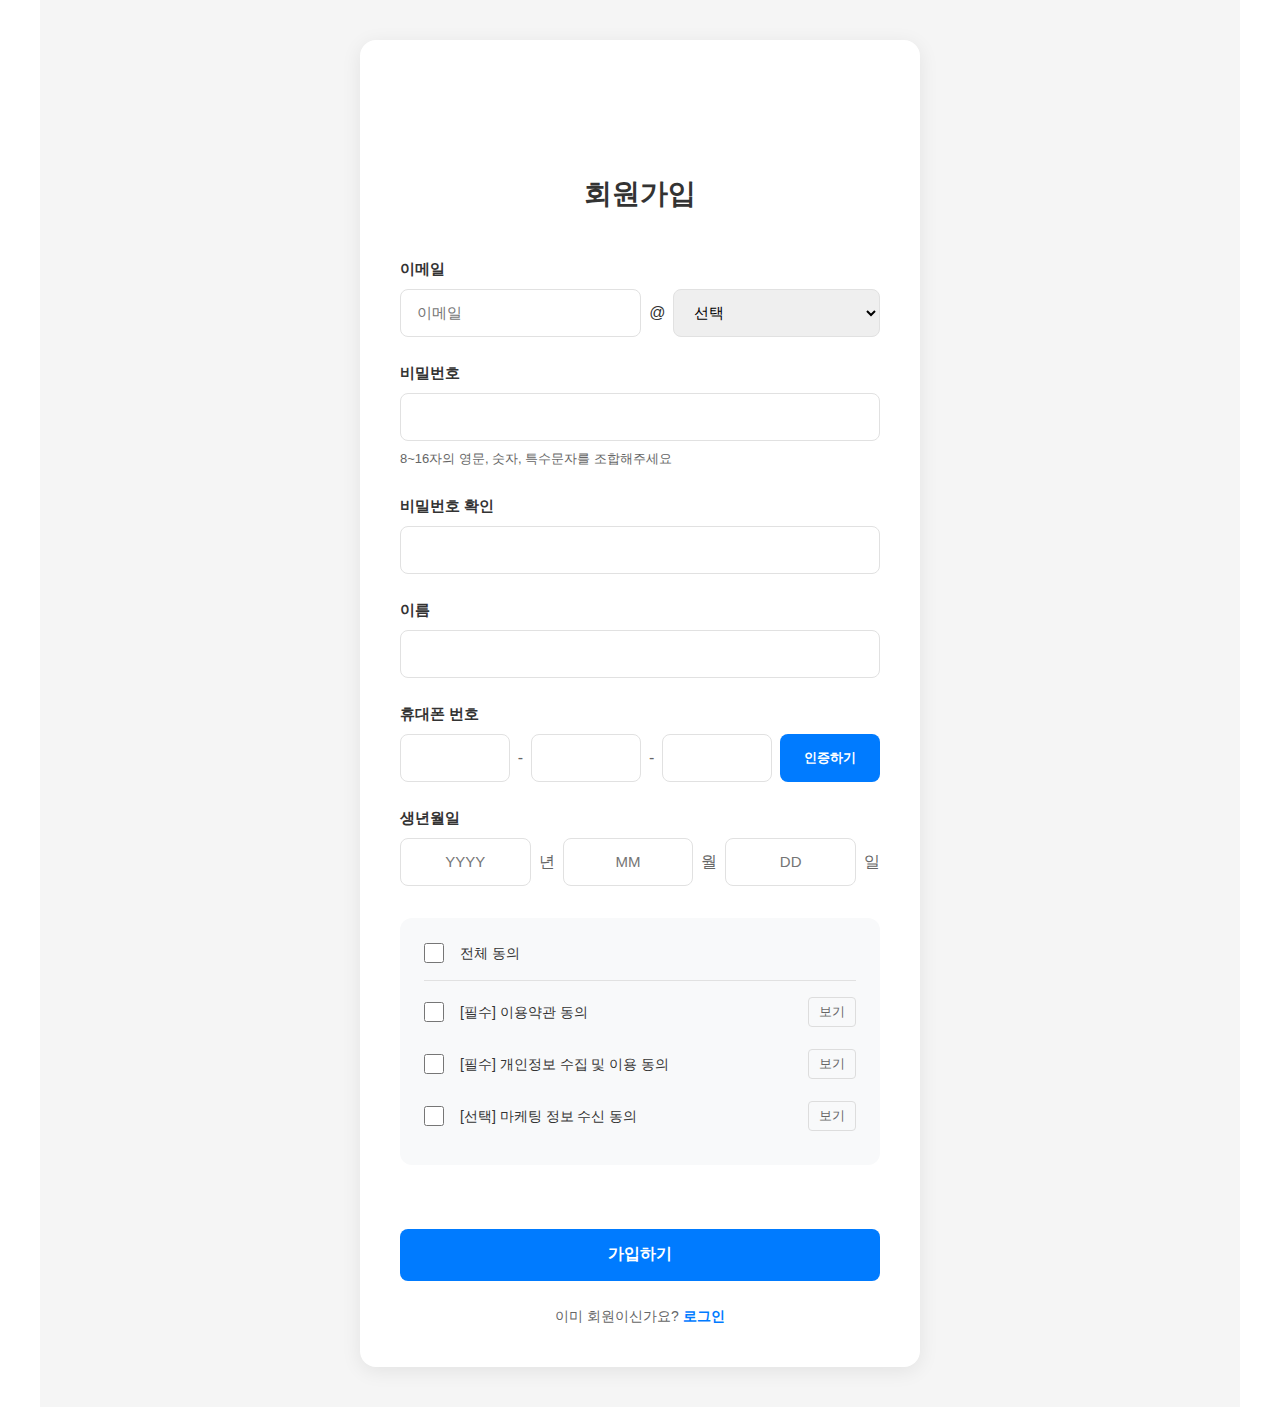
<file: 핑핑2/새 폴더/pages/signup.html>
<!DOCTYPE html>
<html lang="ko">
<head>
    <meta charset="UTF-8">
    <meta name="viewport" content="width=device-width, initial-scale=1.0">
    <title>회원가입 - 이모션캐슬</title>
    <link rel="stylesheet" href="../css/common2.css">
    <link rel="stylesheet" href="../css/signup.css">
</head>
<body>
    <main class="signup-page">
        <div class="signup-container">
            <div class="logo-placeholder"></div>
            
            <form class="signup-form">
                <h1>회원가입</h1>
                
                <div class="form-group">
                    <label>이메일</label>
                    <div class="email-group">
                        <input type="text" name="email" placeholder="이메일">
                        <span>@</span>
                        <select name="emailDomain">
                            <option value="">선택</option>
                            <option value="gmail.com">gmail.com</option>
                            <option value="naver.com">naver.com</option>
                            <option value="direct">직접입력</option>
                        </select>
                        <input type="text" name="emailDomainInput" placeholder="직접입력">
                    </div>
                </div>

                <div class="form-group">
                    <label>비밀번호</label>
                    <input type="password" required>
                    <p class="input-guide">8~16자의 영문, 숫자, 특수문자를 조합해주세요</p>
                </div>

                <div class="form-group">
                    <label>비밀번호 확인</label>
                    <input type="password" required>
                </div>

                <div class="form-group">
                    <label>이름</label>
                    <input type="text" required>
                </div>

                <div class="form-group">
                    <label>휴대폰 번호</label>
                    <div class="phone-input-group">
                        <input type="text" id="phone1" maxlength="3" required>
                        <span>-</span>
                        <input type="text" id="phone2" maxlength="4" required>
                        <span>-</span>
                        <input type="text" id="phone3" maxlength="4" required>
                        <button type="button" class="btn-verify">인증하기</button>
                    </div>
                </div>

                <div class="form-group">
                    <label>생년월일</label>
                    <div class="birth-input-group">
                        <input type="text" id="birthYear" placeholder="YYYY" maxlength="4" required>
                        <span>년</span>
                        <input type="text" id="birthMonth" placeholder="MM" maxlength="2" required>
                        <span>월</span>
                        <input type="text" id="birthDay" placeholder="DD" maxlength="2" required>
                        <span>일</span>
                    </div>
                </div>

                <div class="agreement-section">
                    <div class="agreement-all">
                        <label class="checkbox-wrapper">
                            <input type="checkbox" id="agreeAll">
                            <span class="checkmark"></span>
                            <span class="label-text">전체 동의</span>
                        </label>
                    </div>
                    
                    <div class="agreement-items">
                        <div class="agreement-item">
                            <label class="checkbox-wrapper">
                                <input type="checkbox" required>
                                <span class="checkmark"></span>
                                <span class="label-text">[필수] 이용약관 동의</span>
                            </label>
                            <button type="button" class="btn-view">보기</button>
                        </div>
                        
                        <div class="agreement-item">
                            <label class="checkbox-wrapper">
                                <input type="checkbox" required>
                                <span class="checkmark"></span>
                                <span class="label-text">[필수] 개인정보 수집 및 이용 동의</span>
                            </label>
                            <button type="button" class="btn-view">보기</button>
                        </div>
                        
                        <div class="agreement-item">
                            <label class="checkbox-wrapper">
                                <input type="checkbox">
                                <span class="checkmark"></span>
                                <span class="label-text">[선택] 마케팅 정보 수신 동의</span>
                            </label>
                            <button type="button" class="btn-view">보기</button>
                        </div>
                    </div>
                </div>

                <button type="submit" class="btn-signup">가입하기</button>

                <div class="login-link">
                    이미 회원이신가요? <a href="#">로그인</a>
                </div>
            </form>
        </div>

        <!-- 이용약관 모달 -->
        <div class="modal" id="termsModal">
            <div class="modal-content">
                <div class="modal-header">
                    <h2>이용약관</h2>
                    <button type="button" class="btn-close">&times;</button>
                </div>
                <div class="modal-body">
                    <div class="terms-content">
                        <h3>제1조 (목적)</h3>
                        <p>본 약관은 이모션캐슬(이하 "회사"라 합니다)이 제공하는 서비스의 이용조건 및 절차, 회사와 회원 간의 권리, 의무 및 책임사항 등을 규정함을 목적으로 합니다.</p>
                        
                        <h3>제2조 (용어의 정의)</h3>
                        <p>본 약관에서 사용하는 용어의 정의는 다음과 같습니다.</p>
                        <ul>
                            <li>1. "서비스"란 회사가 제공하는 모든 서비스를 의미합니다.</li>
                            <li>2. "회원"이란 회사와 서비스 이용계약을 체결하고 회사가 제공하는 서비스를 이용하는 개인을 의미합니다.</li>
                        </ul>
                    </div>
                </div>
                <div class="modal-footer">
                    <button type="button" class="btn-confirm">확인</button>
                </div>
            </div>
        </div>

        <!-- 개인정보 처리방침 모달 -->
        <div class="modal" id="privacyModal">
            <div class="modal-content">
                <div class="modal-header">
                    <h2>개인정보 처리방침</h2>
                    <button type="button" class="btn-close">&times;</button>
                </div>
                <div class="modal-body">
                    <div class="terms-content">
                        <h3>1. 개인정보의 수집 및 이용 목적</h3>
                        <p>회사는 다음의 목적을 위하여 개인정보를 처리합니다. 처리하고 있는 개인정보는 다음의 목적 이외의 용도로는 이용되지 않으며, 이용 목적이 변경되는 경우에는 개인정보 보호법 제18조에 따라 별도의 동의를 받는 등 필요한 조치를 이행할 예정입니다.</p>
                        
                        <h3>2. 개인정보의 처리 및 보유기간</h3>
                        <p>회사는 법령에 따른 개인정보 보유·이용기간 또는 정보주체로부터 개인정보를 수집 시에 동의받은 개인정보 보유·이용기간 내에서 개인정보를 처리·보유합니다.</p>
                    </div>
                </div>
                <div class="modal-footer">
                    <button type="button" class="btn-confirm">확인</button>
                </div>
            </div>
        </div>

        <!-- 마케팅 정보 수신 동의 모달 -->
        <div class="modal" id="marketingModal">
            <div class="modal-content">
                <div class="modal-header">
                    <h2>마케팅 정보 수신 동의</h2>
                    <button type="button" class="btn-close">&times;</button>
                </div>
                <div class="modal-body">
                    <div class="terms-content">
                        <h3>마케팅 정보 수신 동의</h3>
                        <p>이모션캐슬의 서비스 및 이벤트 정보를 SMS, 이메일로 수신하는 것에 동의합니다.</p>
                        
                        <h3>수집 항목</h3>
                        <p>휴대폰 번호, 이메일 주소</p>

                        <h3>이용 목적</h3>
                        <p>새로운 서비스 및 이벤트 정보 안내, 마케팅 활용</p>
                    </div>
                </div>
                <div class="modal-footer">
                    <button type="button" class="btn-confirm">확인</button>
                </div>
            </div>
        </div>
    </main>
    <script src="../js/validation.js"></script>
</body>
</html>
</file>
<file: 핑핑2/새 폴더/css/common2.css>
/* 전체 리셋 */
* {
    margin: 0;
    padding: 0;
    box-sizing: border-box;
}

/* 기본 폰트 및 색상 설정 */
body {
    font-family: 'Arial', sans-serif;
    color: #333;
    line-height: 1.6;
}

/* 헤더 스타일링 */
.playful-header {
    background: white;
    box-shadow: 0 2px 5px rgba(0,0,0,0.1);
    position: sticky;
    top: 0;
    z-index: 1000;
}

.header-main {
    max-width: 1200px;
    margin: 0 auto;
    padding: 15px 20px;
    justify-content: flex-start;
    padding-left: 40px;
}

.header-content {
    display: flex;
    align-items: center;
    justify-content: space-between;
    max-width: 1200px;
    margin: 0 auto;
    padding: 0 20px;
}

/* 로고 스타일링 */
.logo-container {
    flex: 0 0 auto;
    margin-right: 20px;
}

.logo {
    width: 100%;
    height: auto;
}

/* 검색바 스타일링 */
.search-container {
    flex: 0 1 300px;
    max-width: 500px;
    min-width: 300px;
    position: relative;
}

.search-bar {
    display: flex;
    align-items: center;
    background: #f8f9fa;
    border-radius: 25px;
    padding: 8px 15px;
    border: 2px solid transparent;
    transition: all 0.3s ease;
}

.search-bar:focus-within {
    border-color: #ff6b6b;
    background: white;
}

.search-bar input {
    flex: 1;
    border: none;
    outline: none;
    background: transparent;
    font-size: 14px;
    padding: 0 10px;
}

.search-button {
    background: none;
    border: none;
    color: #666;
    cursor: pointer;
    padding: 5px;
    transition: color 0.3s ease;
}

.search-button:hover {
    color: #ff6b6b;
}

/* 네비게이션 버블 스타일링 */
.bubble-nav {
    flex: 1;
    display: flex;
    justify-content: center;
    gap: 10px;
    flex-wrap: nowrap;
    margin: 0 20px;
}

.bubble {
    padding: 8px 12px;
    border-radius: 20px;
    font-size: 14px;
    white-space: nowrap;
    text-decoration: none;
    transition: all 0.3s ease;
}

.bubble:not(.rainbow):not(.star):not(.sale) {
    background: #f8f9fa;
    color: #333;
}

.bubble:hover {
    transform: translateY(-2px);
    box-shadow: 0 2px 5px rgba(0,0,0,0.1);
}

/* 유저 메뉴 스타일링 */
.user-menu {
    flex: 0 0 auto;
    display: flex;
    gap: 15px;
    flex-shrink: 0;
}

.user-menu a {
    display: flex;
    align-items: center;
    gap: 5px;
    color: #333;
    text-decoration: none;
    font-size: 0.9rem;
    white-space: nowrap;
    transition: color 0.3s ease;
}

.user-menu a:hover {
    color: #ff6b6b;
}

.user-menu i {
    font-size: 16px;
}

/* 검색 드롭다운 스타일링 */
.search-dropdown {
    position: absolute;
    top: 100%;
    left: 0;
    width: 100%;
    background: white;
    border-radius: 10px;
    box-shadow: 0 4px 6px rgba(0,0,0,0.1);
    margin-top: 5px;
    padding: 15px;
    display: none;
    z-index: 1000;
}

.search-bar:focus-within + .search-dropdown {
    display: block;
}

.recent-searches,
.popular-searches {
    margin-bottom: 15px;
}

.recent-searches h3,
.popular-searches h3 {
    font-size: 14px;
    color: #666;
    margin-bottom: 10px;
}

.recent-searches ul,
.popular-searches ul {
    list-style: none;
}

.recent-searches li,
.popular-searches li {
    display: flex;
    align-items: center;
    justify-content: space-between;
    padding: 5px 0;
    font-size: 14px;
}

.delete-search {
    background: none;
    border: none;
    color: #999;
    cursor: pointer;
    padding: 5px;
}

.delete-search:hover {
    color: #ff6b6b;
}

.rank {
    display: inline-block;
    width: 20px;
    color: #ff6b6b;
    font-weight: bold;
}

/* 반응형 헤더 */
@media (max-width: 1200px) {
    .header-content {
        flex-wrap: wrap;
    }

    .search-container {
        order: 3;
        width: 100%;
        max-width: none;
        margin: 10px 0;
    }

    .bubble-nav {
        order: 2;
        margin: 0;
    }
}

@media (max-width: 768px) {
    .bubble-nav {
        display: none; /* 모바일에서는 햄버거 메뉴로 대체 */
    }

    .user-menu {
        gap: 10px;
    }

    .user-menu span {
        display: none; /* 아이콘만 표시 */
    }
}

/* 메인 컨텐츠 영역 */
.main-content {
    max-width: 1200px;
    margin: 2rem auto;
    padding: 0 20px;
}

/* 상품 그리드 */
.product-grid {
    display: grid;
    grid-template-columns: repeat(auto-fill, minmax(250px, 1fr));
    gap: 2rem;
    padding: 20px;
}

.product-card {
    border: 1px solid #ddd;
    border-radius: 8px;
    padding: 1rem;
    transition: transform 0.3s ease;
}

.product-card:hover {
    transform: translateY(-5px);
    box-shadow: 0 5px 15px rgba(0,0,0,0.1);
}

.product-image {
    width: 100%;
    height: 200px;
    object-fit: cover;
    border-radius: 4px;
}

.product-title {
    font-size: 1.2rem;
    margin: 10px 0;
}

.product-price {
    color: #ff6b6b;
    font-weight: bold;
}

/* 푸터 스타일 */
footer {
    background-color: #333;
    color: white;
    padding: 2rem;
    margin-top: 3rem;
}

.footer-content {
    max-width: 1200px;
    margin: 0 auto;
    display: grid;
    grid-template-columns: repeat(3, 1fr);
    gap: 2rem;
}

/* 반응형 디자인 */
@media (max-width: 768px) {
    .header-top {
        flex-direction: column;
        text-align: center;
    }
    
    .search-bar {
        width: 80%;
        margin: 10px 0;
    }
    
    .footer-content {
        grid-template-columns: 1fr;
    }
    
    nav ul {
        flex-direction: column;
        text-align: center;
    }
    
    nav ul li {
        margin: 10px 0;
    }
}

/* 검색 영역 스타일링 */
.search-container {
    position: relative;
    width: 500px;
}

.search-bar {
    display: flex;
    align-items: center;
    background: white;
    border-radius: 25px;
    padding: 10px 20px;
    box-shadow: 0 2px 5px rgba(0,0,0,0.1);
}

.search-bar input {
    flex: 1;
    border: none;
    outline: none;
    font-size: 16px;
}

.search-button {
    background: none;
    border: none;
    color: #ff6b6b;
    cursor: pointer;
    font-size: 18px;
}

.search-dropdown {
    position: absolute;
    top: 100%;
    left: 0;
    width: 100%;
    background: white;
    border-radius: 10px;
    box-shadow: 0 4px 6px rgba(0,0,0,0.1);
    padding: 15px;
    margin-top: 10px;
    display: none;
}

.search-bar:focus-within + .search-dropdown {
    display: block;
}

/* 네비게이션 버블 스타일 */
.bubble-nav {
    display: flex;
    gap: 15px;
    padding: 15px 0;
}

.bubble {
    padding: 10px 20px;
    border-radius: 20px;
    background: #fff;
    color: #333;
    text-decoration: none;
    transition: all 0.3s ease;
    font-weight: bold;
}

.bubble:hover {
    transform: translateY(-3px);
    box-shadow: 0 5px 15px rgba(0,0,0,0.1);
}

.bubble.rainbow {
    background: linear-gradient(45deg, #ff6b6b, #ffd93d);
    color: white;
}

.bubble.star {
    background: linear-gradient(45deg, #4facfe, #00f2fe);
    color: white;
}

.bubble.sale {
    background: linear-gradient(45deg, #fa709a, #fee140);
    color: white;
}

/* 캐러셀 스타일 */
.carousel {
    position: relative;
    overflow: hidden;
    border-radius: 15px;
    margin: 20px 0;
}

.carousel-container {
    display: flex;
    transition: transform 0.5s ease;
}

.carousel-slide {
    min-width: 100%;
}

.carousel-slide img {
    width: 100%;
    height: 400px;
    object-fit: cover;
}

.carousel-button {
    position: absolute;
    top: 50%;
    transform: translateY(-50%);
    background: rgba(255,255,255,0.8);
    border: none;
    border-radius: 50%;
    width: 40px;
    height: 40px;
    cursor: pointer;
    display: flex;
    align-items: center;
    justify-content: center;
}

.carousel-button.prev { left: 20px; }
.carousel-button.next { right: 20px; }

/* 카테고리 그리드 */
.category-grid {
    display: grid;
    grid-template-columns: repeat(5, 1fr);
    gap: 20px;
    padding: 20px 0;
}

.category-card {
    text-align: center;
    padding: 15px;
    background: white;
    border-radius: 10px;
    box-shadow: 0 2px 5px rgba(0,0,0,0.1);
    transition: transform 0.3s ease;
}

.category-card:hover {
    transform: translateY(-5px);
}

.category-card img {
    width: 100%;
    border-radius: 8px;
    margin-bottom: 10px;
}

/* 연령별 추천 섹션 */
.age-recommendations {
    padding: 40px 0;
}

.age-tabs {
    display: flex;
    justify-content: center;
    gap: 15px;
    margin-bottom: 30px;
}

.age-tab {
    padding: 10px 20px;
    border: none;
    border-radius: 20px;
    background: #f8f9fa;
    cursor: pointer;
    transition: all 0.3s ease;
}

.age-tab.active {
    background: #ff6b6b;
    color: white;
}

/* 리뷰 섹션 */
.review-slider-container {
    position: relative;
    padding: 20px 0;
}

.review-grid {
    display: grid;
    grid-template-columns: repeat(3, 1fr);
    gap: 20px;
    overflow: hidden;
}

.review-card {
    background: white;
    border-radius: 10px;
    box-shadow: 0 2px 5px rgba(0,0,0,0.1);
    overflow: hidden;
}

.review-card .product-image {
    position: relative;
    height: 200px;
}

.review-card .rating {
    position: absolute;
    bottom: 10px;
    right: 10px;
    background: rgba(0,0,0,0.7);
    color: white;
    padding: 5px 10px;
    border-radius: 15px;
}

.review-content {
    padding: 15px;
}

/* 모달 스타일 */
.modal {
    display: none;
    position: fixed;
    top: 0;
    left: 0;
    width: 100%;
    height: 100%;
    background: rgba(0,0,0,0.5);
    z-index: 1000;
}

.modal-content {
    position: relative;
    background: white;
    width: 90%;
    max-width: 1200px;
    margin: 50px auto;
    padding: 20px;
    border-radius: 15px;
}

.modal-close {
    position: absolute;
    top: 20px;
    right: 20px;
    background: none;
    border: none;
    font-size: 24px;
    cursor: pointer;
}

/* 상단 이동 버튼 */
.top-button {
    position: fixed;
    bottom: 30px;
    right: 30px;
    width: 50px;
    height: 50px;
    background: #ff6b6b;
    color: white;
    border: none;
    border-radius: 50%;
    cursor: pointer;
    display: none;
    align-items: center;
    justify-content: center;
    box-shadow: 0 2px 5px rgba(0,0,0,0.2);
}

.top-button.visible {
    display: flex;
}

/* 반응형 디자인 추가 */
@media (max-width: 1024px) {
    .review-grid {
        grid-template-columns: repeat(2, 1fr);
    }
    
    .category-grid {
        grid-template-columns: repeat(3, 1fr);
    }
}

@media (max-width: 768px) {
    .search-container {
        width: 100%;
    }
    
    .bubble-nav {
        flex-wrap: wrap;
        justify-content: center;
    }
    
    .review-grid {
        grid-template-columns: 1fr;
    }
    
    .category-grid {
        grid-template-columns: repeat(2, 1fr);
    }
}

/* 슬라이더 컨테이너 */
.hero-slider {
    width: 100%;
    height: 500px;
    margin: 0 auto;
    position: relative;
}

.slider-container {
    width: 100%;
    height: 100%;
    overflow: hidden;
    position: relative;
}

.slider-wrapper {
    display: flex;
    width: 500%;
    height: 100%;
    position: relative;
}

.slide {
    flex: 0 0 20%;
    width: 20%;
    height: 100%;
    position: relative;
}

.slide img {
    width: 100%;
    height: 100%;
    object-fit: cover;
    display: block;
}

/* 슬라이더 버튼 스타일 */
.slider-button {
    position: absolute;
    top: 50%;
    transform: translateY(-50%);
    background: rgba(255, 255, 255, 0.7);
    border: none;
    width: 40px;
    height: 40px;
    border-radius: 50%;
    cursor: pointer;
    z-index: 10;
    display: flex;
    align-items: center;
    justify-content: center;
}

.slider-button.prev {
    left: 20px;
}

.slider-button.next {
    right: 20px;
}

.slider-button i {
    color: #333;
    font-size: 20px;
}

/* 페이지네이션 스타일 */
.slider-pagination {
    position: absolute;
    bottom: 20px;
    left: 50%;
    transform: translateX(-50%);
    display: flex;
    gap: 10px;
    z-index: 10;
}

.pagination-dot {
    width: 12px;
    height: 12px;
    border-radius: 50%;
    background: rgba(255, 255, 255, 0.5);
    border: none;
    cursor: pointer;
    padding: 0;
}

.pagination-dot.active {
    background: white;
}

/* 반응형 디자인 */
@media (max-width: 1024px) {
    .hero-slider {
        height: 500px;
    }
}

@media (max-width: 768px) {
    .hero-slider {
        height: 400px;
    }

    .slider-button {
        width: 50px;
        height: 50px;
        font-size: 20px;
    }

    .slider-button.prev {
        left: 20px;
    }

    .slider-button.next {
        right: 20px;
    }
}

@media (max-width: 480px) {
    .hero-slider {
        height: 300px;
    }

    .slider-button {
        width: 40px;
        height: 40px;
        font-size: 16px;
    }
}

/* 브랜드 하이라이트 섹션 */
.brand-highlights {
    padding: 40px 0;
}

.brand-layout {
    display: flex;
    gap: 30px;
    align-items: flex-start;
}

.brand-menu {
    width: 200px;
    flex-shrink: 0;
}

.brand-products {
    flex: 1;
}

.brand-products .product-grid {
    display: grid;
    grid-template-columns: repeat(3, 1fr);
    gap: 20px;
}

/* 브랜드픽 반응형 설정 */
@media (max-width: 1024px) {
    .brand-products .product-grid {
        grid-template-columns: repeat(2, 1fr);
    }
}

@media (max-width: 768px) {
    .brand-layout {
        flex-direction: column;
    }

    .brand-menu {
        width: 100%;
    }

    .brand-products .product-grid {
        grid-template-columns: repeat(1, 1fr);
    }
}

/* 기존 섹션의 최대 너비 설정 */
.hero-slider,
.age-recommendations,
.best-sellers,
.best-review {
    max-width: 1200px;
    margin: 50px auto;
}

/* 슬라이더 컨테이너 수정 */
.slider-container {
    max-width: 1200px;
    margin: 0 auto;
}

/* 상품 그리드 여백 조정 */
.product-grid {
    margin: 0 auto;
}

/* 브랜드 메뉴 스타일 개선 */
.menu-category {
    background: white;
    border-radius: 10px;
    padding: 20px;
    box-shadow: 0 2px 5px rgba(0,0,0,0.1);
    position: sticky;
    top: 100px;
}

.menu-category h3 {
    font-size: 18px;
    margin-bottom: 15px;
    padding-bottom: 10px;
    border-bottom: 2px solid #ff6b6b;
}

.menu-category ul li {
    margin: 8px 0;
}

.menu-category ul li a {
    display: block;
    padding: 8px 12px;
    color: #666;
    text-decoration: none;
    transition: all 0.3s ease;
    border-radius: 5px;
}

.menu-category ul li a:hover {
    background: #f8f9fa;
    color: #ff6b6b;
    padding-left: 15px;
}

/* 브랜드 상품 카드 스타일 조정 */
.brand-products .product-card {
    height: 100%;
    display: flex;
    flex-direction: column;
}

.brand-products .product-image {
    height: 200px;
}

.brand-products .product-info {
    flex: 1;
    padding: 15px;
    display: flex;
    flex-direction: column;
    justify-content: space-between;
}

/* 섹션 타이틀 중앙 정렬 */
.section-title {
    text-align: center;
    margin-bottom: 30px;
    font-size: 28px;
    font-weight: bold;
}

/* 더보기 버튼 중앙 정렬 */
.more-button-container {
    text-align: center;
    margin-top: 30px;
}

.more-button {
    display: inline-block;
    padding: 12px 30px;
    background: #ff6b6b;
    color: white;
    text-decoration: none;
    border-radius: 25px;
    transition: all 0.3s ease;
}

.more-button:hover {
    background: #ff5252;
    transform: translateY(-2px);
    box-shadow: 0 2px 5px rgba(0,0,0,0.1);
}

/* 베스트셀러 섹션 */
.best-sellers {
    padding: 40px 0;
}

.section-title {
    text-align: center;
    margin-bottom: 30px;
    font-size: 2rem;
}

.highlight {
    color: #ff6b6b;
}

.category-tabs {
    display: flex;
    justify-content: center;
    gap: 15px;
    margin-bottom: 30px;
}

.category-tab {
    padding: 10px 20px;
    border: none;
    border-radius: 20px;
    background: #f8f9fa;
    cursor: pointer;
    transition: all 0.3s ease;
}

.category-tab.active {
    background: #ff6b6b;
    color: white;
}

/* 상품 카드 스타일링 */
.product-card {
    position: relative;
    background: white;
    border-radius: 10px;
    overflow: hidden;
    transition: transform 0.3s ease;
}

.product-badge {
    position: absolute;
    top: 10px;
    left: 10px;
    background: #ff6b6b;
    color: white;
    padding: 5px 10px;
    border-radius: 15px;
    font-size: 0.9rem;
    z-index: 1;
}

.product-image {
    position: relative;
    overflow: hidden;
}

.product-image img {
    width: 100%;
    height: 250px;
    object-fit: cover;
    transition: transform 0.3s ease;
}

.hover-buttons {
    position: absolute;
    bottom: -50px;
    left: 0;
    right: 0;
    display: flex;
    justify-content: center;
    gap: 10px;
    padding: 10px;
    background: rgba(255,255,255,0.9);
    transition: bottom 0.3s ease;
}

.product-card:hover .hover-buttons {
    bottom: 0;
}

.hover-buttons button {
    width: 40px;
    height: 40px;
    border: none;
    border-radius: 50%;
    background: #ff6b6b;
    color: white;
    cursor: pointer;
    transition: transform 0.3s ease;
}

.hover-buttons button:hover {
    transform: scale(1.1);
}

.product-info {
    padding: 15px;
}

.brand {
    color: #666;
    font-size: 0.9rem;
}

.product-info h3 {
    margin: 5px 0;
    font-size: 1.1rem;
}

.rating {
    display: flex;
    align-items: center;
    gap: 5px;
    margin: 5px 0;
}

.review-count {
    color: #666;
    font-size: 0.9rem;
}

.price {
    display: flex;
    align-items: center;
    gap: 10px;
    margin: 10px 0;
}

.discount {
    color: #ff6b6b;
    font-weight: bold;
}

.original {
    color: #999;
    text-decoration: line-through;
    font-size: 0.9rem;
}

.final {
    font-weight: bold;
    font-size: 1.1rem;
}

.tags {
    display: flex;
    gap: 5px;
}

.tags span {
    padding: 3px 8px;
    border-radius: 10px;
    font-size: 0.8rem;
}

.tag-new {
    background: #51cf66;
    color: white;
}

.tag-best {
    background: #339af0;
    color: white;
}

.tag-hot {
    background: #ff6b6b;
    color: white;
}

.tag-free-shipping {
    background: #f8f9fa;
    color: #666;
}

/* 리뷰 섹션 */
.best-review {
    padding: 40px 0;
    background: #f8f9fa;
}

.review-slider-container {
    position: relative;
    padding: 20px;
}

.review-card {
    background: white;
    border-radius: 10px;
    overflow: hidden;
    box-shadow: 0 2px 5px rgba(0,0,0,0.1);
}

.review-content {
    padding: 15px;
}

.review-meta {
    display: flex;
    justify-content: space-between;
    color: #666;
    font-size: 0.9rem;
    margin-top: 10px;
}

/* 푸터 스타일링 */
footer {
    background: #333;
    color: white;
    padding: 40px 0;
}

.footer-content {
    max-width: 1200px;
    margin: 0 auto;
    display: grid;
    grid-template-columns: repeat(4, 1fr);
    gap: 30px;
    padding: 0 20px;
}

.footer-section h4 {
    margin-bottom: 20px;
    font-size: 1.2rem;
}

.cs-number {
    font-size: 1.5rem;
    font-weight: bold;
    margin: 10px 0;
}

.kakao-chat {
    display: flex;
    align-items: center;
    gap: 10px;
    background: #fee500;
    color: #333;
    border: none;
    padding: 10px 20px;
    border-radius: 5px;
    cursor: pointer;
    margin-top: 15px;
}

.social-links {
    display: flex;
    gap: 15px;
    font-size: 1.5rem;
}

.social-links a {
    color: white;
    transition: color 0.3s ease;
}

.social-links a:hover {
    color: #ff6b6b;
}

.top-button {
    position: fixed;
    bottom: 30px;
    right: 30px;
    width: 50px;
    height: 50px;
    border-radius: 50%;
    background-color: #fff;
    border: 2px solid #ddd;
    box-shadow: 0 2px 10px rgba(0,0,0,0.1);
    cursor: pointer;
    display: none;
    align-items: center;
    justify-content: center;
    transition: all 0.3s ease;
    z-index: 1000;
}

.top-button:hover {
    background-color: #f5f5f5;
    transform: translateY(-3px);
    box-shadow: 0 4px 12px rgba(0,0,0,0.15);
}

.top-button i {
    color: #333;
    font-size: 20px;
}

@media (max-width: 768px) {
    .top-button {
        width: 40px;
        height: 40px;
        bottom: 20px;
        right: 20px;
    }

    .top-button i {
        font-size: 16px;
    }
}

/* 반응형 디자인 */
@media (max-width: 1200px) {
    .brand-layout {
        flex-direction: column;
    }
    
    .brand-menu {
        width: 100%;
    }
    
    .footer-content {
        grid-template-columns: repeat(2, 1fr);
    }
}

/* 전체 컨테이너 설정 */
main {
    max-width: 1200px;
    margin: 0 auto;
    padding: 0 20px;
}

/* 각 섹션 공통 스타일 */
section {
    margin: 50px auto;
    width: 100%;
}

.age-slider-container {
    display: flex;
    gap: 2rem;
    margin: 2rem 0;
    position: relative;
}

.age-content {
    display: flex;
    gap: 3rem;
    flex: 1;
}

.product-names {
    flex: 1;
    overflow: hidden;
}

.name-list {
    transition: transform 0.3s ease;
}

.product-name {
    margin: 0.5rem 0;
    cursor: pointer;
    transition: all 0.3s ease;
    border-radius: 8px;
}

.product-name.active {
    background: #FFE4E1;
    font-weight: bold;
    transform: scale(1.05);
}

.product-display {
    flex: 1;
    overflow: hidden;
}

.product-images {
    transition: transform 0.3s ease;
}

.product-image {
    display: block;
    position: relative;
    overflow: hidden;
    border-radius: 12px;
}

.product-image img {
    width: 100%;
    height: auto;
    transition: transform 0.3s ease;
}

.product-info {
    padding: 1rem;
    background: rgba(248, 248, 248, 0.9);
    transform: translateY(20%);
    transition: transform 0.3s ease;
}

.product-image:hover .product-info {
    transform: translateY(0);
}

.slider-nav {
    position: absolute;
    left: 50%;
    transform: translateX(-50%);
    padding: 0.5rem;
    border: none;
    background: #fff;
    box-shadow: 0 2px 8px rgba(0,0,0,0.1);
    border-radius: 50%;
    cursor: pointer;
}

.slider-nav.prev {
    top: -20px;
}

.slider-nav.next {
    bottom: -20px;
}

.gift-recommendations {
    padding: 20px;
    max-width: 1200px;
    margin: 0 auto;
}

.gift-content {
    display: flex;
    gap: 20px;
    margin-top: 20px;
    flex-wrap: wrap;
}

/* 왼쪽 순위 목록 스타일 */
.ranking-list {
    flex: 1;
    min-width: 300px;
}

.rank-item {
    display: flex;
    align-items: center;
    padding: 15px 20px;
    border-bottom: 1px solid #eee;
    cursor: pointer;
}

.rank-item.active {
    background-color: #f8f8f8;
    font-weight: bold;
}

.rank-number {
    font-size: 18px;
    color: #666;
    margin-right: 15px;
    min-width: 20px;
}

.rank-text {
    flex: 1;
    font-size: 14px;
    overflow: hidden;
    text-overflow: ellipsis;
    white-space: nowrap;
}

.rank-arrow {
    color: #666;
}

/* 오른쪽 상품 상세 스타일 */
.product-detail {
    flex: 1;
    display: flex;
    align-items: flex-start;
    gap: 20px;
    padding: 20px;
    background-color: #f8f8f8;
    border-radius: 10px;
    min-width: 300px;
}

.product-image {
    width: 200px;
    height: 250px;
    object-fit: contain;
    flex-shrink: 0;
}

.product-info {
    display: flex;
    flex-direction: column;
    gap: 8px;
    padding-left: 20px;
    flex: 1;
    min-width: 0;
}

.brand {
    font-size: 14px;
    color: #666;
    margin: 0;
}

.product-name {
    font-size: 15px;
    line-height: 1.3;
    word-break: keep-all;
    margin: 0;
}

.price {
    font-size: 16px;
    font-weight: bold;
    margin: 4px 0 0 0;
}

/* 공통 스타일 */
.container {
    max-width: 1200px;
    margin: 0 auto;
    padding: 20px;
}

/* 로그인 페이지 스타일 */
.login-container {
    max-width: 400px;
    margin: 50px auto;
    padding: 30px;
    box-shadow: 0 0 10px rgba(0,0,0,0.1);
    border-radius: 8px;
}

.login-form .input-group {
    margin-bottom: 15px;
}

.login-form input[type="text"],
.login-form input[type="password"] {
    width: 100%;
    padding: 12px;
    border: 1px solid #ddd;
    border-radius: 4px;
}

.login-btn, .register-btn {
    width: 100%;
    padding: 12px;
    margin: 10px 0;
    border: none;
    border-radius: 4px;
    cursor: pointer;
}

/* 찜리스트 페이지 스타일 */
.wishlist-container {
    padding: 20px;
}

.wishlist-item {
    display: flex;
    align-items: center;
    padding: 15px;
    border-bottom: 1px solid #eee;
}

.wishlist-item img {
    width: 100px;
    height: 100px;
    object-fit: cover;
    margin-right: 20px;
}

/* 장바구니 페이지 스타일 */
.cart-container {
    padding: 20px;
}

.cart-process {
    text-align: center;
    margin: 20px 0;
}

.cart-content {
    display: flex;
    gap: 20px;
}

.cart-items {
    flex: 1;
}

.cart-summary {
    width: 300px;
    padding: 20px;
    background: #f8f8f8;
    border-radius: 8px;
}

.cart-item {
    display: flex;
    align-items: center;
    padding: 15px;
    border-bottom: 1px solid #eee;
}

.quantity-control {
    display: flex;
    align-items: center;
    gap: 10px;
}

.order-btn {
    width: 100%;
    padding: 15px;
    background: #007bff;
    color: white;
    border: none;
    border-radius: 4px;
    cursor: pointer;
}

/* 반응형 미디어 쿼리 */
@media screen and (max-width: 768px) {
    .gift-content {
        flex-direction: column;
    }

    .ranking-list,
    .product-detail {
        width: 100%;
    }

    .product-detail {
        flex-direction: row;
        align-items: center;
    }

    .product-image {
        width: 150px;
        height: 150px;
    }
}

@media screen and (max-width: 480px) {
    .product-detail {
        flex-direction: row;
        padding: 15px;
        gap: 15px;
    }

    .product-image {
        width: 120px;
        height: 120px;
    }

    .product-info {
        padding-left: 15px;
    }

    .brand {
        font-size: 12px;
    }

    .product-name {
        font-size: 13px;
    }

    .price {
        font-size: 14px;
    }
}
</file>
<file: 핑핑2/새 폴더/css/signup.css>
.signup-page {
    min-height: 100vh;
    display: flex;
    justify-content: center;
    align-items: center;
    background-color: #f5f5f5;
    padding: 40px 20px;
}

.signup-container {
    width: 100%;
    max-width: 560px;
    background: #fff;
    padding: 40px;
    border-radius: 16px;
    box-shadow: 0 4px 20px rgba(0, 0, 0, 0.08);
}

.logo-placeholder {
    height: 60px;
    margin-bottom: 32px;
    /* 로고 이미지 추가 시 사용 */
}

.signup-form h1 {
    font-size: 28px;
    font-weight: 700;
    text-align: center;
    margin-bottom: 40px;
    color: #333;
}

.form-group {
    margin-bottom: 24px;
}

.form-group label {
    display: block;
    font-size: 15px;
    font-weight: 600;
    margin-bottom: 8px;
    color: #333;
}

/* 입력 필드 공통 스타일 */
input, select {
    width: 100%;
    height: 48px;
    border: 1.5px solid #e1e1e1;
    border-radius: 8px;
    padding: 0 16px;
    font-size: 15px;
    transition: all 0.2s ease;
}

input:focus, select:focus {
    border-color: #007bff;
    box-shadow: 0 0 0 3px rgba(0, 123, 255, 0.1);
    outline: none;
}

/* 입력 가이드 텍스트 */
.input-guide {
    font-size: 13px;
    color: #666;
    margin-top: 8px;
    display: block;
    width: 100%;
}

.input-guide.error {
    color: #dc3545;
}

/* 이메일 입력 그룹 */
.email-group {
    display: flex;
    gap: 8px;
    align-items: center;
    margin-bottom: 0;
}

.email-group input[name="email"] {
    flex: 1.2;
}

.email-group select {
    flex: 1;
}

.email-group input[name="emailDomainInput"] {
    flex: 1;
}

/* 휴대폰 번호 입력 그룹 */
.phone-input-group {
    display: flex;
    gap: 8px;
    align-items: center;
}

.phone-input-group input {
    flex: 1;
    text-align: center;
}

.phone-input-group span {
    color: #666;
}

.btn-verify {
    min-width: 100px;
    height: 48px;
    background: #007bff;
    color: white;
    border: none;
    border-radius: 8px;
    font-weight: 600;
    cursor: pointer;
    transition: all 0.2s ease;
}

.btn-verify:hover {
    background: #0056b3;
}

/* 생년월일 입력 그룹 */
.birth-input-group {
    display: flex;
    gap: 8px;
    align-items: center;
}

.birth-input-group input {
    flex: 1;
    text-align: center;
}

.birth-input-group span {
    color: #666;
}

/* 약관 동의 섹션 */
.agreement-section {
    margin: 32px 0;
    padding: 24px;
    background: #f8f9fa;
    border-radius: 12px;
}

.agreement-all {
    padding-bottom: 16px;
    margin-bottom: 16px;
    border-bottom: 1px solid #e1e1e1;
}

.agreement-items {
    display: flex;
    flex-direction: column;
    gap: 12px;
}

.agreement-item {
    display: flex;
    justify-content: space-between;
    align-items: center;
    margin-bottom: 10px;
}

.agreement-item .checkbox-wrapper {
    flex: 1;
}

.agreement-item .btn-view {
    margin-left: 10px;
    padding: 5px 10px;
    border: 1px solid #ddd;
    border-radius: 4px;
    background: none;
    cursor: pointer;
}

/* 체크박스 커스텀 스타일 */
.checkbox-wrapper {
    display: flex;
    align-items: center;
    gap: 8px;
    cursor: pointer;
}

.checkbox-wrapper input[type="checkbox"] {
    width: 20px;
    height: 20px;
}

.label-text {
    font-size: 14px;
    color: #333;
}

/* 약관 보기 버튼 */
.btn-view {
    padding: 6px 12px;
    background: transparent;
    border: 1px solid #e1e1e1;
    border-radius: 6px;
    font-size: 13px;
    color: #666;
    cursor: pointer;
    transition: all 0.2s ease;
}

.btn-view:hover {
    background: #f8f9fa;
}

/* 가입하기 버튼 */
.btn-signup {
    width: 100%;
    height: 52px;
    background: #007bff;
    color: white;
    border: none;
    border-radius: 8px;
    font-size: 16px;
    font-weight: 600;
    cursor: pointer;
    transition: all 0.3s ease;
    margin-top: 32px;
}

.btn-signup:hover {
    background: #0056b3;
    transform: translateY(-2px);
    box-shadow: 0 4px 12px rgba(0, 123, 255, 0.2);
}

/* 로그인 링크 */
.login-link {
    text-align: center;
    margin-top: 24px;
    font-size: 14px;
    color: #666;
}

.login-link a {
    color: #007bff;
    text-decoration: none;
    font-weight: 600;
}

.login-link a:hover {
    text-decoration: underline;
}

/* 모달 스타일 */
.modal {
    display: none;
    position: fixed;
    top: 0;
    left: 0;
    width: 100%;
    height: 100%;
    background-color: rgba(0, 0, 0, 0.5);
    justify-content: center;
    align-items: center;
    z-index: 1000;
}

.modal-content {
    background-color: white;
    width: 90%;
    max-width: 500px;
    border-radius: 8px;
    overflow: hidden;
}

.modal-header {
    padding: 20px;
    border-bottom: 1px solid #eee;
    display: flex;
    justify-content: space-between;
    align-items: center;
}

.modal-header h2 {
    margin: 0;
    font-size: 18px;
}

.btn-close {
    background: none;
    border: none;
    font-size: 24px;
    cursor: pointer;
    padding: 0;
}

.modal-body {
    padding: 20px;
    max-height: 400px;
    overflow-y: auto;
}

.modal-footer {
    padding: 20px;
    border-top: 1px solid #eee;
    text-align: center;
}

.btn-confirm {
    padding: 8px 24px;
    background-color: #333;
    color: white;
    border: none;
    border-radius: 4px;
    cursor: pointer;
}

.terms-content h3 {
    margin-top: 20px;
    margin-bottom: 10px;
    font-size: 16px;
}

.terms-content p {
    margin-bottom: 15px;
    line-height: 1.6;
    color: #666;
}

.terms-content ul {
    padding-left: 20px;
    margin-bottom: 15px;
}

.terms-content li {
    margin-bottom: 8px;
    color: #666;
}

/* 반응형 스타일 */
@media (max-width: 768px) {
    .signup-container {
        padding: 24px;
        margin: 16px;
    }
    
    .email-group, .phone-input-group, .birth-input-group {
        flex-wrap: wrap;
    }
    
    .email-group input[name="email"],
    .email-group select,
    .email-group input[name="emailDomainInput"] {
        flex: 100%;
    }
    
    .btn-verify {
        width: 100%;
        margin-top: 8px;
    }
    
    .modal-content {
        margin: 20px;
        width: auto;
    }
}
</file>
